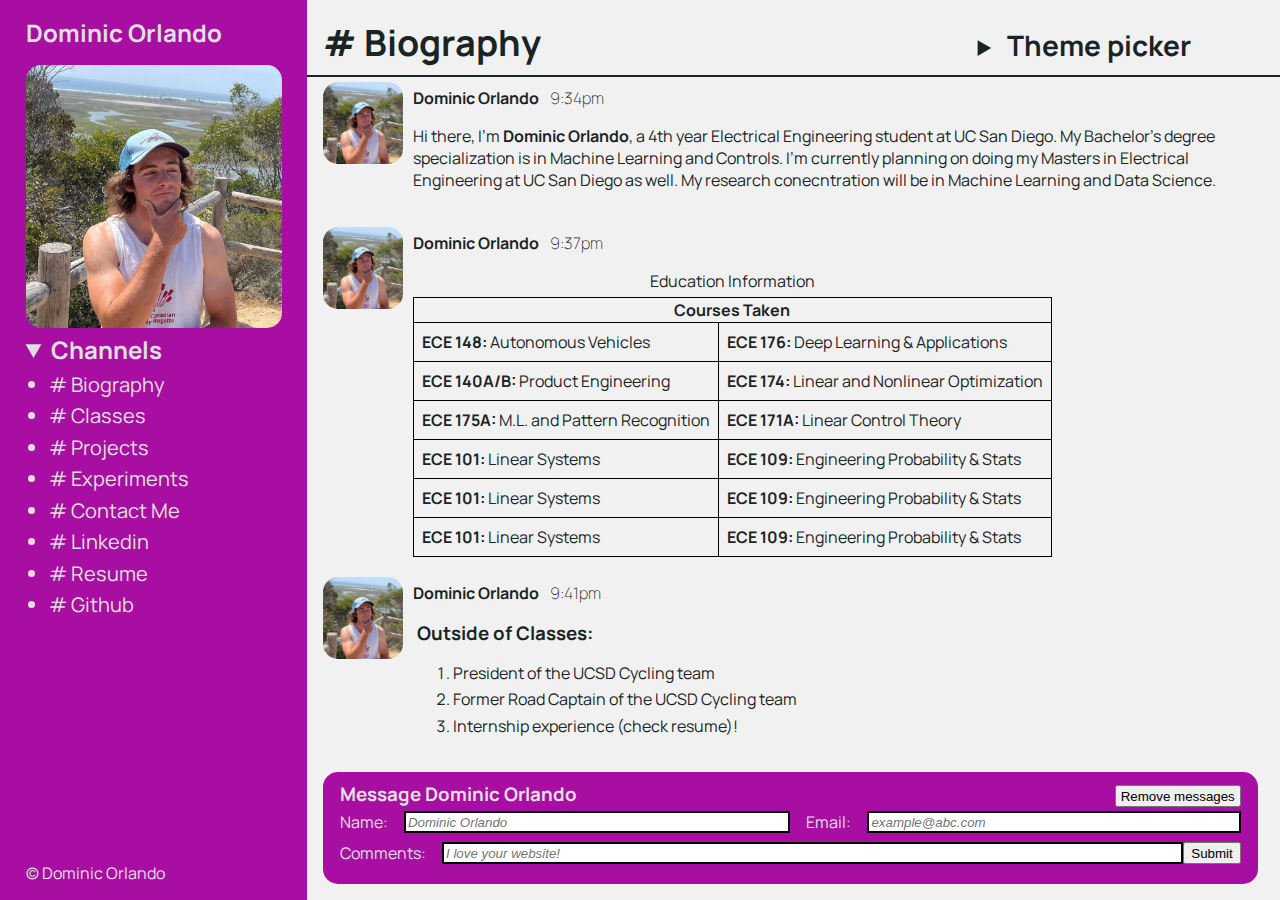
<file: index.html>
<!DOCTYPE html>
<html lang="en-US">
    <head>
        <title>Dominic Orlando</title>
        <meta charset="utf-8">
        <meta name="viewport" content="width=device-width, initial-scale=1">
        
        <!-- Google SEO Meta Tags -->
        <meta name="description" content="Author: Dominic Orlando, Illustrator: Dominic Orlando, Category: Website">
        <meta name="google-site-verification" content="+nxGUDJ4QpAZ5l9Bsjdi102tLVC21AIh5d1Nl23908vVuFHs34=">

        <!-- Use https:// except for images and css since I don't know how to do it for images or how to add
        a hash for css defined in style tag and not in external stylesheet-->
        <meta http-equiv="content-security-policy" 
            content="default-src https:; 
                     img-src http:; 
                     style-src 'self' 'unsafe-inline'; 
                     font-src http:;
                     script-src 'self' 'unsafe-inline';
                     connect-src 'self' https:;
                     media-src http:;">

        <!-- Facebook SEO Meta Tags Sample -->
        <meta property="og:url" content="index.html">
        <meta property="og:type" content="article">
        <meta property="og:title" content="Dominic Orlando">
        <meta property="og:description" content="Portfolio Website">
        
        <meta name="robots" content="noindex nofollow">
        <link rel="icon" type="image/x-icon" href="assets/favicon.ico">
        <link rel="stylesheet" href="css/index.css" media="screen">
        <link rel="stylesheet" href="css/print.css" media="print">

        <script src="js/message-add.js"></script>
        
        <style>
            @font-face {
                font-family: manrope;
                src: url(assets/fonts/Manrope-VariableFont_wght.ttf);
            }

            body {
                font-family: manrope, sans-serif;
            }
        </style>
    </head>
    <body>
        <div>
            <header>
                <section id="introduction">
                    <h1>Dominic Orlando</h1>
                    <picture title="Dominic Orlando">
                        <source srcset="assets/IMG_3740_cropped.webp 250w" type="image/webp" sizes="(max-width: 600px) 200px, 300px">
                        <img alt="Picture of Dominic Orlando" src="assets/IMG_3740_cropped.jpg" height="250" id="bio-picture">
                    </picture>
                </section>
                <section id="navigation">
                    <details open>
                        <summary><h2>Channels</h2></summary>
                        <nav>
                            <ul>
                                <li><a href="index.html"># Biography</a></li>
                                <li><a href="#classes"># Classes</a></li>
                                <li><a href="projects.html"># Projects</a></li>
                                <li><a href="experiments.html"># Experiments</a></li>
                                <li><a href="contact-me.html"># Contact Me</a></li>
                                <li><a href="https://www.linkedin.com/in/dominic-orlando-/" target="_blank"># Linkedin</a></li>
                                <li><a href="/assets/Resume.pdf" target="_blank"># Resume</a></li>
                                <li><a href="https://github.com/dom500d" target="_blank"># Github</a></li>
                            </ul>
                        </nav>
                    </details>
                </section>
            </header>
            <footer>
                <p id="copyright">&copy; <a href="mailto:dorlando@ucsd.edu">Dominic Orlando</a></p>
            </footer>
        </div>
        <main>
            <section id="bio-section" aria-labelledby="page-header">
                <!-- Using an article below looks like i can't use the h2 to label the section. This is why I decided to use a div here.
                I could use a section but I feel like again I then can't use the heading to label the over-arching section here. -->
                <div id="nav-holder">
                    <details class="disabled">
                        <summary>
                            <h2 id="page-header"> # Biography </h2>
                        </summary>
                        <nav>
                            <ul>
                                <li><a href="index.html"># Biography</a></li>
                                <li><a href="index.html#classes"># Classes</a></li>
                                <li><a href="projects.html"># Projects</a></li>
                                <li><a href="experiments.html"># Experiments</a></li>
                                <li><a href="https://www.linkedin.com/in/dominic-orlando-/" target="_blank"># Linkedin</a></li>
                                <li><a href="/assets/Resume.pdf" target="_blank"># Resume</a></li>
                                <li><a href="https://github.com/dom500d" target="_blank"># Github</a></li>
                            </ul>
                        </nav>
                    </details>
                    <details id="theme-picker">
                        <summary>
                            <h3>Theme picker</h3>
                        </summary>
                        <p>Unfortunately JavaScript needs to be enabled for this to work :/</p>
                    </details>
<!--                     
                    <label for="mode-switch">Color Mode Toggle: <input type="checkbox" id="mode-switch"></label> -->
                </div>
                <hr>
                <article id="message-wrapper" aria-labelledby="messages-from-dominic">
                    <h3 class="visually-hidden" id="messages-from-dominic">Messages from Dominic</h3>
                    <div class="message">
                        <picture title="Dominic Orlando">
                            <source srcset="assets/IMG_3740_cropped.webp 250w" type="image/webp" sizes="(max-width: 600px) 200px, 300px">
                            <img alt="Picture of Dominic Orlando" src="assets/IMG_3740_cropped.jpg" height="250" class="message-pic">
                        </picture>
                        <div class="message-content-holder">
                            <p class="message-sender">Dominic Orlando <time datetime="2023-10-31 21:34:03">9:34pm</time></p>
                            <p class="message-content">
                                Hi there, I'm <strong>Dominic Orlando</strong>, a 4th year Electrical Engineering student at UC San Diego. My Bachelor's degree specialization is in
                                Machine Learning and Controls. I'm currently planning on doing my Masters in Electrical Engineering at UC San Diego as well. My research conecntration 
                                will be in Machine Learning and Data Science.
                            </p>
                        </div>
                    </div>
                    <div class="message">
                        <picture title="Dominic Orlando">
                            <source srcset="assets/IMG_3740_cropped.webp 250w" type="image/webp" sizes="(max-width: 600px) 200px, 300px">
                            <img alt="Picture of Dominic Orlando" src="assets/IMG_3740_cropped.jpg" height="250" class="message-pic">
                        </picture>
                        <div class="message-content-holder">
                            <p class="message-sender">Dominic Orlando <time datetime="2023-10-31 21:37:03">9:37pm</time></p>
                            <table id="classes" class="message-content">
                                <caption>
                                    Education Information
                                </caption>
                                <colgroup>
                                    <col span="1" class="left-side">
                                    <col span="1" class="right-side">
                                </colgroup>
                                <thead>
                                    <tr>
                                        <th colspan="2">Courses Taken</th>
                                    </tr>
                                </thead>
                                <tbody>
                                    <tr>
                                        <td>
                                            <a href="https://catalog.ucsd.edu/courses/ECE.html#ece148" target="_blank">
                                                <p class="bio-classes-link-p"><strong>ECE 148:</strong> Autonomous Vehicles</p>
                                            </a>
                                        </td>
                                        <td>
                                            <a href="https://catalog.ucsd.edu/courses/ECE.html#ece176" target="_blank">
                                                <p class="bio-classes-link-p"><strong>ECE 176:</strong> Deep Learning & Applications</p>
                                            </a>
                                        </td>
                                    </tr>
                                    <tr>
                                        <td>
                                            <a href="https://catalog.ucsd.edu/courses/ECE.html#ece176" target="_blank">
                                                <p class="bio-classes-link-p"><strong>ECE 140A/B:</strong> Product Engineering</p>
                                            </a>
                                        </td>
                                        <td>
                                            <a href="https://catalog.ucsd.edu/courses/ECE.html#ece174" target="_blank">
                                                <p class="bio-classes-link-p"><strong>ECE 174:</strong> Linear and Nonlinear Optimization</p>
                                            </a>
                                        </td>
                                    </tr>
                                    <tr>
                                        <td>
                                            <a href="https://catalog.ucsd.edu/courses/ECE.html#ece175a" target="_blank">
                                                <p class="bio-classes-link-p"><strong>ECE 175A:</strong> M.L. and Pattern Recognition</p>
                                            </a>
                                        </td>
                                        <td>
                                            <a href="https://catalog.ucsd.edu/courses/ECE.html#ece171a" target="_blank">
                                                <p class="bio-classes-link-p"><strong>ECE 171A:</strong> Linear Control Theory</p>
                                            </a>
                                        </td>
                                    </tr>
                                    <tr>
                                        <td>
                                            <a href="https://catalog.ucsd.edu/courses/ECE.html#ece101" target="_blank">
                                                <p class="bio-classes-link-p"><strong>ECE 101:</strong> Linear Systems</p>
                                            </a>
                                        </td>
                                        <td>
                                            <a href="https://catalog.ucsd.edu/courses/ECE.html#ece109" target="_blank">
                                                <p class="bio-classes-link-p"><strong>ECE 109:</strong> Engineering Probability & Stats</p>
                                            </a>
                                        </td>
                                    </tr>
                                    <tr>
                                        <td>
                                            <a href="https://catalog.ucsd.edu/courses/ECE.html#ece101" target="_blank">
                                                <p class="bio-classes-link-p"><strong>ECE 101:</strong> Linear Systems</p>
                                            </a>
                                        </td>
                                        <td>
                                            <a href="https://catalog.ucsd.edu/courses/ECE.html#ece109" target="_blank">
                                                <p class="bio-classes-link-p"><strong>ECE 109:</strong> Engineering Probability & Stats</p>
                                            </a>
                                        </td>
                                    </tr>
                                    <tr>
                                        <td>
                                            <a href="https://catalog.ucsd.edu/courses/ECE.html#ece101" target="_blank">
                                                <p class="bio-classes-link-p"><strong>ECE 101:</strong> Linear Systems</p>
                                            </a>
                                        </td>
                                        <td>
                                            <a href="https://catalog.ucsd.edu/courses/ECE.html#ece109" target="_blank">
                                                <p class="bio-classes-link-p"><strong>ECE 109:</strong> Engineering Probability & Stats</p>
                                            </a>
                                        </td>
                                    </tr>
                                </tbody>
                            </table>
                        </div>
                    </div>
                    <div class="message">
                        <picture title="Dominic Orlando">
                            <source srcset="assets/IMG_3740_cropped.webp 250w" type="image/webp" sizes="(max-width: 600px) 200px, 300px">
                            <img alt="Picture of Dominic Orlando" src="assets/IMG_3740_cropped.jpg" height="250" class="message-pic">
                        </picture>
                        <div class="message-content-holder">
                            <p class="message-sender">Dominic Orlando <time datetime="2023-10-31 21:41:03">9:41pm</time></p>
                            <aside class="message-content">
                                <h3>Outside of Classes: </h3>
                                <ol>
                                    <li>President of the UCSD Cycling team</li>
                                    <li>Former Road Captain of the UCSD Cycling team</li>
                                    <li>Internship experience (check resume)!</li>
                                </ol>
                            </aside>
                        </div>
                    </div>
                    <div class="message">
                        <picture title="Dominic Orlando">
                            <source srcset="assets/IMG_3740_cropped.webp 250w" type="image/webp" sizes="(max-width: 600px) 200px, 300px">
                            <img alt="Picture of Dominic Orlando" src="assets/IMG_3740_cropped.jpg" height="250" class="message-pic">
                        </picture>
                        <div class="message-content-holder">
                            <p class="message-sender">Dominic Orlando <time datetime="2023-10-31 21:45:03">9:45pm</time></p>
                            <p class="message-content">
                                Hi there, I'm <strong>Dominic Orlando</strong>, a 4th year Electrical Engineering student at UC San Diego. My Bachelor's degree specialization is in
                                Machine Learning and Controls. I'm currently planning on doing my Masters in Electrical Engineering at UC San Diego as well. My research conecntration 
                                will be in Machine Learning and Data Science.
                            </p>
                        </div>
                    </div>  
                    <div class="message">
                        <picture title="Dominic Orlando">
                            <source srcset="assets/IMG_3740_cropped.webp 250w" type="image/webp" sizes="(max-width: 600px) 200px, 300px">
                            <img alt="Picture of Dominic Orlando" src="assets/IMG_3740_cropped.jpg" height="250" class="message-pic">
                        </picture>
                        <div class="message-content-holder">
                            <p class="message-sender">Dominic Orlando <time datetime="2023-10-31 21:45:03">9:45pm</time></p>
                            <p class="message-content">
                                <a href="https://jigsaw.w3.org/css-validator/check/referer" target="_blank">
                                    <img style="border:0;width:88px;height:31px;border-radius:0" 
                                        src="assets/funny-w3c-css-validation.gif"
                                        alt="Valid CSS!">
                                </a>
                            </p>
                        </div>
                    </div>
                </article>
                <section id="contact-me" aria-labelledby="contact-header">
                    <form action="https://httpbin.org/get" method="get" id="contact-form">
                        <div id="form-header">
                            <h3 id="contact-header">Message Dominic Orlando</h3>
                            <button id="remove-messages" type="button">Remove messages</button>
                        </div>
                        <div id="form-name-email">
                            <div class="form-name-email-wrapper">
                                <label id="contact-form-name-label" for="contact-form-name" title="Your name">Name: </label>
                                <input id="contact-form-name" name="name" type="text" required title="Your name" placeholder="Dominic Orlando">
                                <output name="name-error"></output>
                                <output name="name-info"></output>
                            </div>
                            <div class="form-name-email-wrapper">
                                <label id="contact-form-email-label" for="contact-form-email" title="Your email">Email: </label>
                                <input id="contact-form-email" name="email" type="email" required title="Your email" placeholder="example@abc.com">
                                <output name="email-error"></output>
                                <output name="email-info"></output>
                            </div>
                        </div>
                        <div id="form-message">
                            <label for="contact-form-comments" title="Your comments">Comments: </label>
                            <input id="contact-form-comments" name="comments" type="text" required title="Your comments" placeholder="I love your website!">
                            <output name="comments-error"></output>
                            <output name="comments-info"></output>
                            <button type="submit" id="submit">Submit</button>
                            <input name="possible_bot" type="text" value="true" hidden>
                        </div>
                    </form>
                </section> 
            </section>
        </main>
        <template>
            <div class="message">
                <picture>
                    <source srcset="assets/no-picture.png">
                    <img src="assets/no-picture.png" class="message-pic">
                </picture>
                <div class="message-content-holder">
                    <p class="message-sender"><time datetime="2023-10-31 21:34:03"></time></p>
                    <p class="message-content">
                    </p>
                </div>
            </div>
        </template>
    </body>
</html>
</file>
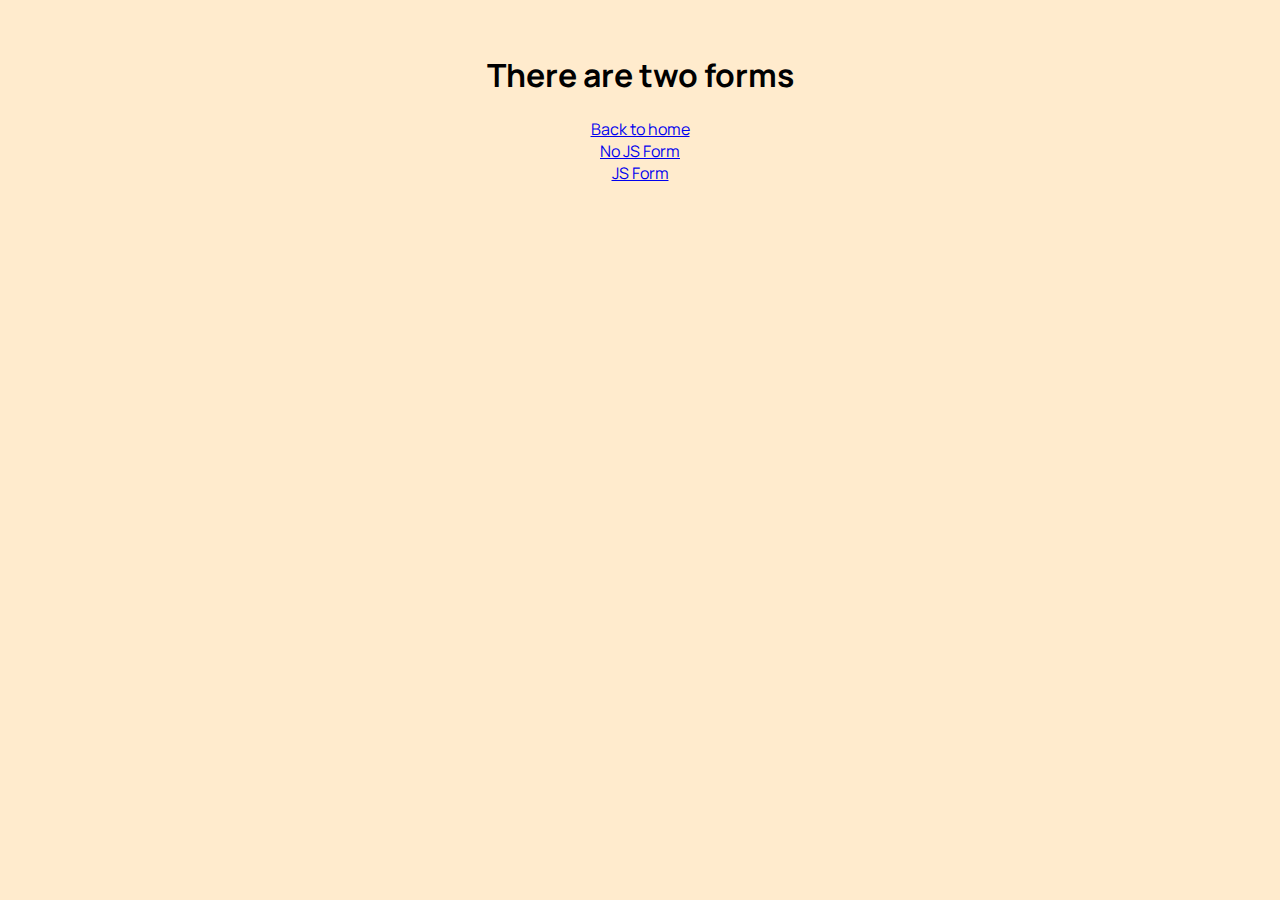
<file: contact-me.html>
<!DOCTYPE html>
<html lang="en-US">
    <head>
        <title>Dominic Orlando</title>
        <meta charset="utf-8">
        <meta name="viewport" content="width=device-width, initial-scale=1">
        
        <!-- Google SEO Meta Tags -->
        <meta name="description" content="Author: Dominic Orlando, Illustrator: Dominic Orlando, Category: Website">
        <meta name="google-site-verification" content="+nxGUDJ4QpAZ5l9Bsjdi102tLVC21AIh5d1Nl23908vVuFHs34=">

        <!-- Use https:// except for images and css since I don't know how to do it for images or how to add
        a hash for css defined in style tag and not in external stylesheet-->
        <meta http-equiv="content-security-policy" 
            content="default-src https:; 
                     img-src http:; 
                     style-src 'self' 'unsafe-inline'; 
                     font-src http:;
                     script-src 'self' 'unsafe-inline';
                     connect-src 'self' https:;
                     media-src http:;">

        <!-- Facebook SEO Meta Tags Sample -->
        <meta property="og:url" content="index.html">
        <meta property="og:type" content="article">
        <meta property="og:title" content="Dominic Orlando">
        <meta property="og:description" content="Portfolio Website">
        
        <meta name="robots" content="noindex nofollow">
        <link rel="icon" type="image/x-icon" href="assests/favicon.ico">
    
        <style>
            @keyframes flash {
                50% {background: red;}
                100% {background: white;}
            }

            @keyframes fade {
                0%, 100% {opacity: 0;}
                50% {opacity: 1;}
            }

            @font-face {
                font-family: manrope;
                src: url(assests/fonts/Manrope-VariableFont_wght.ttf);
            }

            body {
                font-family: manrope, sans-serif;
                display: flex;
                flex-direction: column;
                align-items: center;
                background-color: blanchedalmond;
            }

            form {
                display: flex;
                flex-direction: column;
                margin: 5dvh 25dvw;
                background-color: beige;
                padding: 1em;
            }

            h1 {
                margin-top: 5vh;
            }
            
            input, textarea {
                border: 2px black solid;
                &:user-invalid {
                    border: 2px red solid;
                }

                &:user-valid {
                    border: 2px green solid;
                }

                &:placeholder-shown {
                    font-style: italic;
                }

                &:out-of-range {
                    background-color: orange;
                }
            }

            textarea {
                width: 20dvw;
            }

            .invalid {
                animation-name: flash;
                animation-duration: 0.3s;
                border: 2px red solid;
            }

            .error-message {
                animation: fade 2s cubic-bezier(0.000, 0.957, 0.250, 1.000);
            }

        </style>
    </head>
    <body>
        <h1>There are two forms</h1>
        <a href="/index.html">Back to home</a>
        <a href="/form-no-js.html">No JS Form</a>
        <a href="/form-js.html">JS Form</a>
    </body>
</html>
</file>
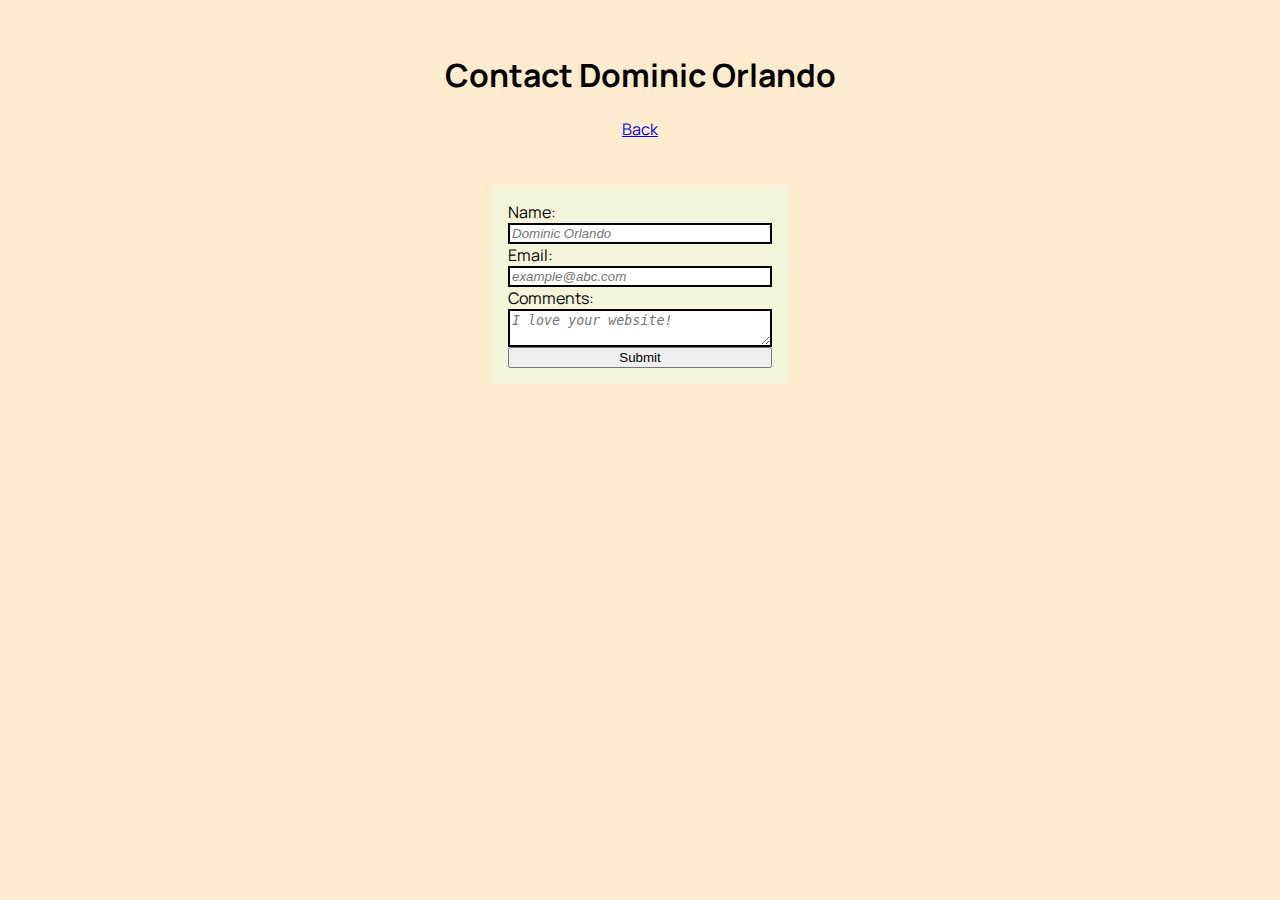
<file: form-js.html>
<!DOCTYPE html>
<html lang="en-US">
    <head>
        <title>Dominic Orlando</title>
        <meta charset="utf-8">
        <meta name="viewport" content="width=device-width, initial-scale=1">
        
        <!-- Google SEO Meta Tags -->
        <meta name="description" content="Author: Dominic Orlando, Illustrator: Dominic Orlando, Category: Website">
        <meta name="google-site-verification" content="+nxGUDJ4QpAZ5l9Bsjdi102tLVC21AIh5d1Nl23908vVuFHs34=">

        <!-- Use https:// except for images and css since I don't know how to do it for images or how to add
        a hash for css defined in style tag and not in external stylesheet-->
        <meta http-equiv="content-security-policy" 
            content="default-src https:; 
                     img-src http:; 
                     style-src 'self' 'unsafe-inline'; 
                     font-src http:;
                     script-src 'self' 'unsafe-inline';
                     connect-src 'self' https:;
                     media-src http:;">

        <!-- Facebook SEO Meta Tags Sample -->
        <meta property="og:url" content="index.html">
        <meta property="og:type" content="article">
        <meta property="og:title" content="Dominic Orlando">
        <meta property="og:description" content="Portfolio Website">
        
        <meta name="robots" content="noindex nofollow">
        <link rel="icon" type="image/x-icon" href="assets/favicon.ico">
    
        <style>
            @keyframes flash {
                50% {background: red;}
                100% {background: white;}
            }

            @keyframes fade {
                0%, 100% {opacity: 0;}
                50% {opacity: 1;}
            }

            @font-face {
                font-family: manrope;
                src: url(assets/fonts/Manrope-VariableFont_wght.ttf);
            }

            body {
                font-family: manrope, sans-serif;
                display: flex;
                flex-direction: column;
                align-items: center;
                background-color: blanchedalmond;
            }

            form {
                display: flex;
                flex-direction: column;
                margin: 5dvh 25dvw;
                background-color: beige;
                padding: 1em;
            }

            h1 {
                margin-top: 5vh;
            }
            
            input, textarea {
                border: 2px black solid;
                &:user-invalid {
                    border: 2px red solid;
                }

                &:user-valid {
                    border: 2px green solid;
                }

                &:placeholder-shown {
                    font-style: italic;
                }

                &:out-of-range {
                    background-color: orange;
                }
            }

            textarea {
                width: 20dvw;
            }

            .invalid {
                animation-name: flash;
                animation-duration: 0.3s;
                border: 2px red solid;
            }

            .error-message {
                animation: fade 2s cubic-bezier(0.000, 0.957, 0.250, 1.000);
            }

        </style>
        <script src="js/form-validator.js"></script>
    </head>
    <body>
        <h1>Contact Dominic Orlando</h1>
        <a href="/contact-me.html">Back</a>
        <form action="https://httpbin.org/post" method="post" id="contact-form">
            <label id="contact-form-name-label" for="contact-form-name" title="Your name">Name: </label>
            <input id="contact-form-name" name="name" type="text" required title="Allowed: a-z, A-Z, -" placeholder="Dominic Orlando" pattern="[a-zA-Z\- ]*">
            <output name="name-error"></output>
            <output name="name-info"></output>

            <label id="contact-form-email-label" for="contact-form-email" title="Your email">Email: </label>
            <input id="contact-form-email" name="email" type="email" required title="Your email" placeholder="example@abc.com">
            <output name="email-error"></output>
            <output name="email-info"></output>

            <label for="contact-form-comments" title="Your comments">Comments: </label>
            <textarea id="contact-form-comments" name="comments" type="text" required title="Allowed: a-z, A-Z, &, !, ., 0-9" placeholder="I love your website!" maxlength="100" pattern="[a-zA-Z\- .!?\n,]*"></textarea>
            <output name="comments-error"></output>
            <output name="comments-info"></output>

            <button type="submit" id="submit">Submit</button>
            <input name="possible-bot" type="text" value="true" hidden>
            <input name="form-errors" type="text" hidden>
        </form>
    </body>
</html>
</file>
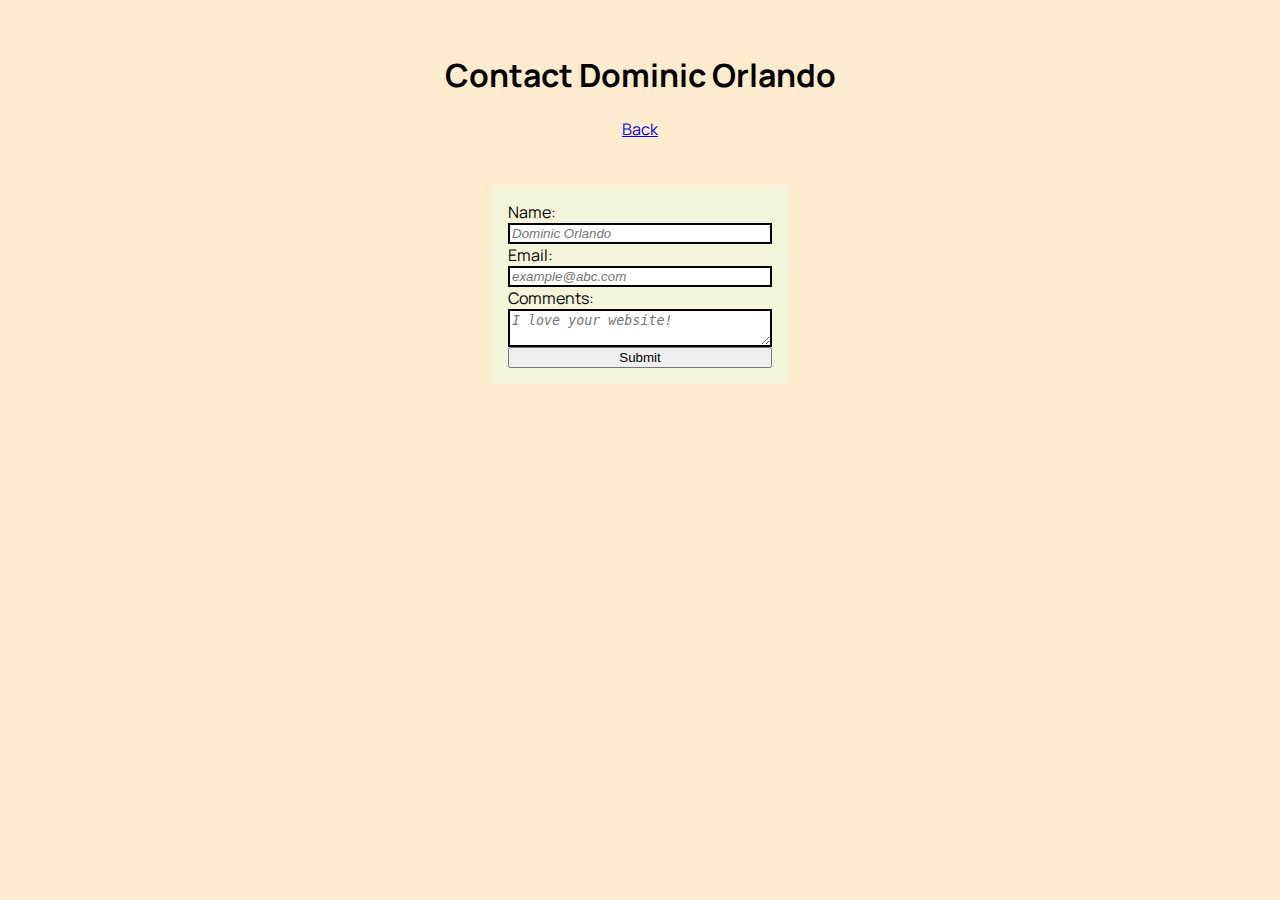
<file: form-no-js.html>
<!DOCTYPE html>
<html lang="en-US">
    <head>
        <title>Dominic Orlando</title>
        <meta charset="utf-8">
        <meta name="viewport" content="width=device-width, initial-scale=1">
        
        <!-- Google SEO Meta Tags -->
        <meta name="description" content="Author: Dominic Orlando, Illustrator: Dominic Orlando, Category: Website">
        <meta name="google-site-verification" content="+nxGUDJ4QpAZ5l9Bsjdi102tLVC21AIh5d1Nl23908vVuFHs34=">

        <!-- Use https:// except for images and css since I don't know how to do it for images or how to add
        a hash for css defined in style tag and not in external stylesheet-->
        <meta http-equiv="content-security-policy" 
            content="default-src https:; 
                     img-src http:; 
                     style-src 'self' 'unsafe-inline'; 
                     font-src http:;
                     script-src 'self' 'unsafe-inline';
                     connect-src 'self' https:;
                     media-src http:;">

        <!-- Facebook SEO Meta Tags Sample -->
        <meta property="og:url" content="index.html">
        <meta property="og:type" content="article">
        <meta property="og:title" content="Dominic Orlando">
        <meta property="og:description" content="Portfolio Website">
        
        <meta name="robots" content="noindex nofollow">
        <link rel="icon" type="image/x-icon" href="assets/favicon.ico">
    
        <style>
            @keyframes flash {
                50% {background: red;}
                100% {background: white;}
            }

            @keyframes fade {
                0%, 100% {opacity: 0;}
                50% {opacity: 1;}
            }

            @font-face {
                font-family: manrope;
                src: url(assests/fonts/Manrope-VariableFont_wght.ttf);
            }

            body {
                font-family: manrope, sans-serif;
                display: flex;
                flex-direction: column;
                align-items: center;
                background-color: blanchedalmond;
            }

            form {
                display: flex;
                flex-direction: column;
                margin: 5dvh 25dvw;
                background-color: beige;
                padding: 1em;
            }

            h1 {
                margin-top: 5vh;
            }
            
            input, textarea {
                border: 2px black solid;
                &:user-invalid {
                    border: 2px red solid;
                }

                &:user-valid {
                    border: 2px green solid;
                }

                &:placeholder-shown {
                    font-style: italic;
                }

                &:out-of-range {
                    background-color: orange;
                }
            }

            textarea {
                width: 20dvw;
            }

            .invalid {
                animation-name: flash;
                animation-duration: 0.3s;
                border: 2px red solid;
            }

            .error-message {
                animation: fade 2s cubic-bezier(0.000, 0.957, 0.250, 1.000);
            }

        </style>
    </head>
    <body>
        <h1>Contact Dominic Orlando</h1>
        <a href="/contact-me.html">Back</a>
        <form action="https://httpbin.org/post" method="post" id="contact-form">
            <label id="contact-form-name-label" for="contact-form-name" title="Your name">Name: </label>
            <input id="contact-form-name" name="name" type="text" required title="Allowed: a-z, A-Z, -" placeholder="Dominic Orlando" pattern="[a-zA-Z\- ]*">
            <output name="name-error"></output>
            <output name="name-info"></output>

            <label id="contact-form-email-label" for="contact-form-email" title="Your email">Email: </label>
            <input id="contact-form-email" name="email" type="email" required title="Your email" placeholder="example@abc.com">
            <output name="email-error"></output>
            <output name="email-info"></output>

            <label for="contact-form-comments" title="Your comments">Comments: </label>
            <textarea id="contact-form-comments" name="comments" type="text" required title="Allowed: a-z, A-Z, &, !, ., 0-9" placeholder="I love your website!" maxlength="100" pattern="[a-zA-Z\- .!?\n,]*"></textarea>
            <output name="comments-error"></output>
            <output name="comments-info"></output>

            <button type="submit" id="submit">Submit</button>
            <input name="possible-bot" type="text" value="true" hidden>
            <input name="form-errors" type="text" hidden>
        </form>
    </body>
</html>
</file>
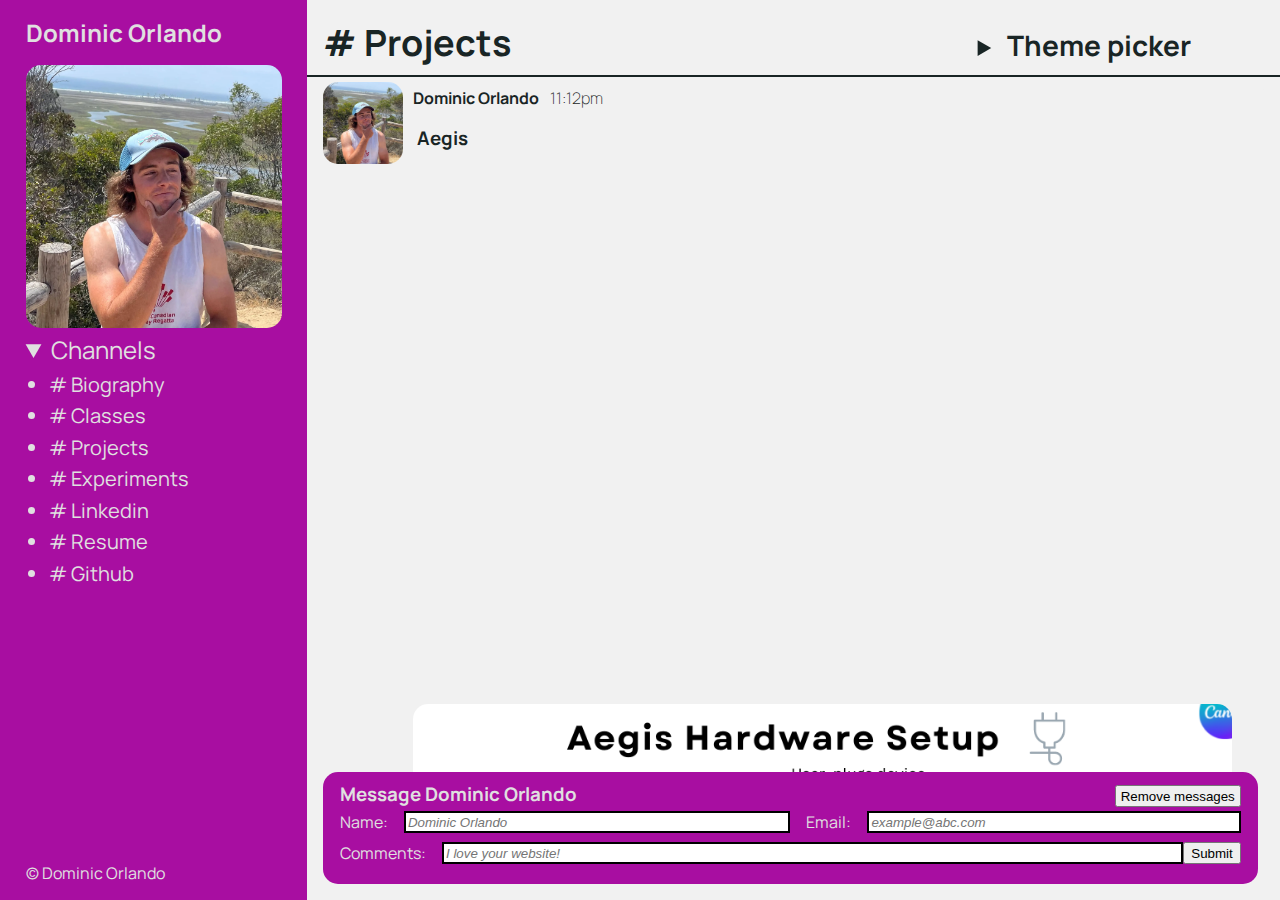
<file: projects.html>
<!DOCTYPE html>
<html lang="en">
    <head>
        <title>Dominic Orlando</title>
        <meta charset="utf-8">
        <meta name="viewport" content="width=device-width, initial-scale=1">
        
        <!-- Google SEO Meta Tags -->
        <meta name="description" content="Author: Dominic Orlando, Illustrator: Dominic Orlando, Category: Website">
        <meta name="google-site-verification" content="+nxGUDJ4QpAZ5l9Bsjdi102tLVC21AIh5d1Nl23908vVuFHs34=">

        <!-- Use https:// except for images and css since I don't know how to do it for images or how to add
        a hash for css defined in style tag and not in external stylesheet-->
        <meta http-equiv="content-security-policy" 
            content="default-src https:; 
                     img-src http:; 
                     style-src 'self' 'unsafe-inline'; 
                     font-src http:;
                     script-src 'self' 'unsafe-inline';
                     connect-src 'self';
                     media-src http:;">

        <!-- Facebook SEO Meta Tags Sample -->
        <meta property="og:url" content="index.html">
        <meta property="og:type" content="article">
        <meta property="og:title" content="Dominic Orlando">
        <meta property="og:description" content="Portfolio Website">
        
        <meta name="robots" content="noindex nofollow">
        <link rel="icon" type="image/x-icon" href="assets/favicon.ico">
        <link rel="stylesheet" href="css/index.css" media="screen">
        <link rel="stylesheet" href="css/print.css" media="print">

        <script src="js/message-add.js"></script>
        
        <style>
            /* Testing out certain styles! */
            @font-face {
                font-family: manrope;
                src: url(assets/fonts/Manrope-VariableFont_wght.ttf);
            }

            body {
                font-family: manrope, sans-serif;
            }
          
        </style>
    </head>
    <body>
        <div>
            <header>
                <div id="introduction">
                    <h1>Dominic Orlando</h1>
                    <picture title="Dominic Orlando">
                        <source srcset="assets/IMG_3740_cropped.webp 250w" type="image/webp" sizes="(max-width: 600px) 200px, 300px">
                        <img alt="Picture of Dominic Orlando" src="assets/IMG_3740_cropped.jpg" height="250" id="bio-picture">
                    </picture>
                </div>
                <div id="navigation">
                    <details open>
                        <summary>Channels</summary>
                        <nav>
                            <ul>
                                <li><a href="index.html"># Biography</a></li>
                                <li><a href="index.html#classes"># Classes</a></li>
                                <li><a href="projects.html"># Projects</a></li>
                                <li><a href="experiments.html"># Experiments</a></li>
                                <li><a href="https://www.linkedin.com/in/dominic-orlando-/" target="_blank"># Linkedin</a></li>
                                <li><a href="/assets/Resume.pdf" target="_blank"># Resume</a></li>
                                <li><a href="https://github.com/dom500d" target="_blank"># Github</a></li>
                            </ul>
                        </nav>
                    </details>
                </div>
            </header>
            <footer>
                <p id="copyright">&copy; <a href="mailto:dorlando@ucsd.edu">Dominic Orlando</a></p>
            </footer>
        </div>
        <main id="right-side">
            <section id="bio-section" aria-labelledby="page-header">
                <!-- Using an article below looks like i can't use the h2 to label the section. This is why I decided to use a div here.
                I could use a section but I feel like again I then can't use the heading to label the over-arching section here. -->
                <div id="nav-holder">
                    <details class="disabled">
                        <summary tabindex="-1">
                            <h2 id="page-header"> # Projects </h2>
                        </summary>
                        <nav>
                            <ul>
                                <li><a href="index.html"># Biography</a></li>
                                <li><a href="index.html#classes"># Classes</a></li>
                                <li><a href="projects.html"># Projects</a></li>
                                <li><a href="experiments.html"># Experiments</a></li>
                                <li><a href="https://www.linkedin.com/in/dominic-orlando-/" target="_blank"># Linkedin</a></li>
                                <li><a href="/assets/Resume.pdf" target="_blank"># Resume</a></li>
                                <li><a href="https://github.com/dom500d" target="_blank"># Github</a></li>
                            </ul>
                        </nav>
                    </details>
                    <details id="theme-picker">
                        <summary>
                            <h3>Theme picker</h3>
                        </summary>
                        <p>Unfortunately JavaScript needs to be enabled for this to work :/</p>
                    </details>
                </div>
                <hr>
                <article id="message-wrapper" aria-labelledby="messages-from-dominic">
                    <h3 class="visually-hidden" id="messages-from-dominic">Messages from Dominic</h3>
                    <div class="message">
                        <picture title="Dominic Orlando">
                            <source srcset="assets/IMG_3740_cropped.webp 250w" type="image/webp" sizes="(max-width: 600px) 200px, 300px">
                            <img alt="Picture of Dominic Orlando" src="assets/IMG_3740_cropped.jpg" height="250" class="message-pic">
                        </picture>
                        <div class="message-content-holder">
                            <p class="message-sender">Dominic Orlando <time datetime="2023-10-31 23:12:52">11:12pm</time></p>
                            <article class="message-content" aria-labelledby="aegis">
                                <h3 class="project-heading" id="aegis">Aegis</h3>
                                <iframe 
                                    width="560" 
                                    height="315" 
                                    src="https://www.youtube.com/embed/niIIZu8sXBk?si=FEQf9YUhk7LXYjef" 
                                    title="YouTube video player" 
                                    allowfullscreen>
                                </iframe>
                                <figure>
                                    <img src="assets/aegis-hardware.png" width="300" data-info="picture">
                                    <figcaption>Hardware Setup for Aegis</figcaption>
                                </figure>
                            </article>
                        </div>
                    </div>
                    <div class="message">
                        <picture title="Dominic Orlando">
                            <source srcset="assets/IMG_3740_cropped.webp 250w" type="image/webp" sizes="(max-width: 600px) 200px, 300px">
                            <img alt="Picture of Dominic Orlando" src="assets/IMG_3740_cropped.jpg" height="250" class="message-pic">
                        </picture>
                        <div class="message-content-holder">
                            <p class="message-sender">Dominic Orlando <time datetime="2023-10-31 23:23:47">11:23pm</time></p>
                            <article class="message-content" aria-labelledby="project-cars">
                                <h3 class="project-heading" id="project-cars">Project Cars</h3>
                                <p class="project-info-description">
                                    This is my first project car, my 2002 BMW e46 325ci. 
                                    This car started off its 
                                    life as an automatic, but didn't stay
                                    that way for long once I got the car. 
                                </p>
                                <iframe 
                                    width="560" 
                                    height="315" 
                                    src="https://www.youtube.com/embed/rlOBfDDA1Ss?si=wedM7xbSyJlAEPog" 
                                    title="YouTube video player" 
                                    allowfullscreen>
                                </iframe>
                                <ul>
                                    <li>Manual swapped with a 5-speed from an e46
                                        <ul>
                                            <li>Lightened flywheel</li>
                                            <li>Stronger clutch and pressure plate</li>
                                        </ul>
                                    </li>
                                    <li>Custom exhaust header and downpipe</li>
                                    <li>GT35-clone turbocharger</li>
                                    <li>Electronic boost control</li>
                                    <li>Wideband O2 sensor</li>
                                    <li>Custom MS43 (ECU) tuning</li>
                                    <li>MAF from an Audi RS4</li>
                                    <li>M50 manifold conversion</li>
                                    <li>Freshly built engine
                                        <ul>
                                            <li>3.0L assembly</li>
                                            <li>New gaskets with a thicker headgasket with cutting rings</li>
                                        </ul>
                                    </li>
                                    <li>Welded differential for drifting (3.46 ratio)</li>
                                </ul>
                            </article>
                        </div>
                    </div>
                    <div class="message">
                        <picture title="Dominic Orlando">
                            <source srcset="assets/IMG_3740_cropped.webp 250w" type="image/webp" sizes="(max-width: 600px) 200px, 300px">
                            <img alt="Picture of Dominic Orlando" src="assets/IMG_3740_cropped.jpg" height="250" class="message-pic">
                        </picture>
                        <div class="message-content-holder">
                            <p class="message-sender">Dominic Orlando <time datetime="2023-10-31 23:34:15">11:34pm</time></p>
                            <article class="message-content" aria-labelledby="prosthetech">
                                <h3 class="project-heading" id="prosthetech">ProstheTech (HARD Hack)</h3>
                                <a href="https://github.com/ymorsi7/ProstheTech" target="_blank">
                                    <picture>
                                        <source srcset="assets/hard-hack-edited.webp 300w" type="image/webp" sizes="(max-width: 600px) 200px, 300px">
                                        <img    
                                            src="assets/hard-hack-edited.jpg" 
                                            alt="Dominic Orlando with his team after being overall runnerup at HARD Hack 2023, a UCSD student run Hackathon." 
                                            width="250"
                                            data-info="picture">
                                    </picture>
                                </a>
                            </article>
                        </div>
                    </div>
                    <div class="message">
                        <picture title="Dominic Orlando">
                            <source srcset="assets/IMG_3740_cropped.webp 250w" type="image/webp" sizes="(max-width: 600px) 200px, 300px">
                            <img alt="Picture of Dominic Orlando" src="assets/IMG_3740_cropped.jpg" height="250" class="message-pic">
                        </picture>
                        <div class="message-content-holder">
                            <p class="message-sender">Dominic Orlando <time datetime="2023-10-31 23:45:06">11:45pm</time></p>
                            <article class="message-content" aria-labelledby="website-project">
                                <h3 class="project-heading" id="website-project">Portfolio Website</h3>
                                <iframe
                                    src="https://dorlando.tech"
                                    title="Dominic Orlando's Portfolio Website at dorlando.tech"
                                    width="400"
                                    height="300"
                                    id="portfolio-website">
                                </iframe>
                            </article>
                        </div>
                    </div>
                    <div class="message">
                        <picture title="Dominic Orlando">
                            <source srcset="assets/IMG_3740_cropped.webp 250w" type="image/webp" sizes="(max-width: 600px) 200px, 300px">
                            <img alt="Picture of Dominic Orlando" src="assets/IMG_3740_cropped.jpg" height="250" class="message-pic">
                        </picture>
                        <div class="message-content-holder">
                            <p class="message-sender">Dominic Orlando <time datetime="2023-10-31 21:45:03">9:45pm</time></p>
                            <p class="message-content">
                                <a href="http://jigsaw.w3.org/css-validator/check/referer">
                                    <img style="border:0;width:88px;height:31px;border-radius:0"
                                        src="assets/funny-w3c-css-validation.gif"  
                                        alt="Valid CSS!">
                                </a>
                            </p>
                        </div>
                    </div>  
                </article>
                <section id="contact-me" aria-labelledby="contact-header">
                    <form action="https://httpbin.org/get" method="get" id="contact-form">
                        <div id="form-header">
                            <h3 id="contact-header">Message Dominic Orlando</h3>
                            <button id="remove-messages" type="button">Remove messages</button>
                        </div>
                        <div id="form-name-email">
                            <div class="form-name-email-wrapper">
                                <label id="contact-form-name-label" for="contact-form-name" title="Your name">Name: </label>
                                <input id="contact-form-name" name="name" type="text" required title="Your name" placeholder="Dominic Orlando">
                                <output name="name-error"></output>
                                <output name="name-info"></output>
                            </div>
                            <div class="form-name-email-wrapper">
                                <label id="contact-form-email-label" for="contact-form-email" title="Your email">Email: </label>
                                <input id="contact-form-email" name="email" type="email" required title="Your email" placeholder="example@abc.com">
                                <output name="email-error"></output>
                                <output name="email-info"></output>
                            </div>
                        </div>
                        <div id="form-message">
                            <label for="contact-form-comments" title="Your comments">Comments: </label>
                            <input id="contact-form-comments" name="comments" type="text" required title="Your comments" placeholder="I love your website!">
                            <output name="comments-error"></output>
                            <output name="comments-info"></output>
                            <button type="submit" id="submit">Submit</button>
                            <input name="possible_bot" type="text" value="true" hidden>
                        </div>
                    </form>
                </section> 
            </section>
        </main>
        <template>
            <div class="message">
                <picture>
                    <source>
                    <img>
                </picture>
                <div class="message-content-holder">
                    <p class="message-sender"><time datetime="2023-10-31 21:34:03"></time></p>
                    <p class="message-content">
                    </p>
                </div>
                
            </div>
        </template>
    </body>
</html>
</file>
<file: css/index.css>
@import url(vars.css);

@keyframes sweep {
    0%    {opacity: 0; margin-left: -10px}
    100%  {opacity: 1; margin-left: 0px}
}

html {
    height: -webkit-fill-avaiable;
    & body {
        width: 100vw;
        height: 100vh;
        min-height: -webkit-fill-available;
        margin: 0;
        padding: 0;
        display: flex;
        flex-direction: row;
        flex-wrap: wrap;
        color: var(--text-color);
        overflow-x: hidden;
        overflow-y: hidden;

        & > div {
            width: 24vw;
            height: 100vh;
            background-color: var(--left-color, blue);
            color: var(--left-text-color);
            --nested-color-demo: rgb(45, 215, 68);

            & > * {
                margin-left: 2vw;
                margin-right: 2vw;
            }

            & #experiment-page li {
                color: black;
                &:nth-child(1) {
                    background-color: color-mix(in srgb, var(--nested-color-demo) 0%, white);
                }

                &:nth-child(2) {
                    background-color: color-mix(in srgb, var(--nested-color-demo) 14.2%, white);
                }

                &:nth-child(3) {
                    background-color: color-mix(in srgb, var(--nested-color-demo) 28.6%, white);
                }

                &:nth-child(4) {
                    background-color: color-mix(in srgb, var(--nested-color-demo) 42.9%, white);
                }  

                &:nth-child(5) {
                    background-color: color-mix(in srgb, var(--nested-color-demo) 57.1%, white);
                }

                &:nth-child(6) {
                    background-color: color-mix(in srgb, var(--nested-color-demo) 71.4%, white);
                }

                &:nth-child(7) {
                    background-color: color-mix(in srgb, var(--nested-color-demo) 85.7%, white);
                }
            }
        }

        & main {
            flex: 1;
            height: 100vh;
            background-color: var(--right-color);
            color: var(--right-text-color);

            & h2 {
                margin-left: 1rem;
            }

            & section > article {
                height: calc(100vh - 10rem);
                display: flex;
                flex-direction: column;
                overflow-y: scroll;
                position: absolute;
                top: calc(2vh + 1vh + 0.2em + 3rem);

                & .message {
                    display: flex;
                    flex-wrap: wrap;
                    margin: 0 1rem 1rem 1rem;
                    background-color: var(--message-color);
                    border-radius: var(--border-radius);

                    &:last-child {
                        margin-bottom: 5rem;
                    }

                    & img {
                        margin-top: 0.25rem;
                        width: 5rem;
                        height: auto;
                    }

                    & div {
                        width: calc(100% - 5rem);

                        & > * {
                            margin-left: 0.6rem;
                        }

                        & .message-sender {
                            display: block;
                            margin-left: 0.6rem;
                            margin-top: 1vh;
                            font-weight: bold;
                        }
                        & article {
                            margin-top: 1vh;
                            margin-bottom: 1vh;
                        }
                    }
                }
            }
        }
    }
}

a {
    position: relative;
    text-decoration: none;
    color: inherit;
    &::after {
        content: '';
        position: absolute;
        bottom: 0;
        left: 0;
        width: 100%;
        height: 0.1em;
        background-color: var(--underline-color);
        opacity: 0;
        transition: opacity 300ms, transform 300ms;
    }

    &:hover::after {
        opacity: 1;
        transform: translate3d(0, 0.2em, 0);    
    }
}
 
footer {
    position: absolute;
    bottom: 1rem;

    & p {
        margin: 0;
    }
}

table {
    --link-color: black;
    & a::after {
        background-color: var(--link-color, rgb(95, 95, 95));
    }
}

input {
    border: 2px black solid;
    &:user-invalid {
        border: 2px red solid;
    }

    &:user-valid {
        border: 2px green solid;
    }

    &:placeholder-shown {
        font-style: italic;
    }
}

time {
    padding-left: 0.5rem;
    font-weight: 100;
}

figure {
    margin: 0;
    padding: 0;
}

h1 {
    font-size: 1.5rem;
}

iframe {
    border: none;
    width: calc(100% - 2rem);
    height: 60vh;
}

video {
    width: calc(100% - 2rem);
}

li {
    margin-top: 0.5vh;
}

hr {
    border-style: solid;
    border-color: var(--right-text-color, gray);
    border-width: 0.1em;
    margin: 0;
}

img {
    border-radius: var(--border-radius);
}

details {
    font-size: var(--nav-font-size, 1rem);

    & summary {
        
        & h2 {
            margin: 0;
            display: inline;
        }
        &:hover {
            cursor: pointer;
        }
    }

    & p {
        position: absolute;
        z-index: 1;
        background-color: grey;
        top: 2.5em;
        padding: 0.5em;
    }
}

#theme-picker {
    width: 11em;
}
#nav-holder {
    display: flex;
    justify-content: space-between;
    align-items: baseline;
    height: calc(2vh + 1vh + 3rem);

    & details {
        display: inline;
        margin-right: 3vw;

        & div {
            position:relative;
            z-index: 100;
            background-color: var(--nav-background);
            margin-top: 0.5em;
            padding: 0.25vw;

        }

        & label {
            font-size: 1rem;
            display: block;
        }

        & summary { 
            
            & h3 {
                display: inline;
            }
        }

        &.disabled > summary {
            pointer-events: none;
            user-select: none;
            display: inline;
    
            & label, input {
                font-size: 1rem;
                pointer-events: all;
                user-select: auto;
            }
        }
    }
}

nav {
    font-size: 1.25rem;
}

ul {
    margin: 0;
    padding-left: 23px;
}

table {
    border-collapse:collapse;
    border:1px solid #000000;

    & td {
        padding: 0.5rem;
        border: 1px solid #000000;
    }

    & caption {
        margin-bottom: 0.5vh;
    }
}

label {
    margin-right: 1vw;
    margin-left: 1vw;
}

form h2 {
    padding: 0;
    margin: 0;
}

header section details summary h2 {
    font-size: 1.5rem;
}

#navigation {
    height: 40vh;
    font-size: 1.25rem;
}

#bio-picture {
    width: 20vw;
    height: auto;
}

#contact-form {
    display: flex;
    flex-direction: column;
    flex-wrap: nowrap;
}

#contact-me {
    box-sizing: border-box;
    position: absolute;
    margin-left: 1rem;
    margin-right: 1rem;
    color: var(--left-text-color);
    bottom: 1rem;
    width: 73vw;
    background-color: var(--left-color);
    border-radius: var(--border-radius);
    height: 7rem;
    padding: 1vh 1vw;
}

#contact-form-name {
    flex: 1;
    min-width: 1rem;
}

#contact-form-email {
    flex: 1;
    min-width: 1rem;

}

#contact-form-email-label {
    margin-left: 1rem;
}
#contact-form-comments {
    flex: 1;
}

#form-name-email {
    flex: 1;
    display: flex;
    margin-left: 0.25rem;
    margin-right: 0.25rem;
}

#form-message {
    display:flex;
    flex: 1;
    height: 3vh;
    margin-top: 1vh;
    margin-left: 0.25rem;
    margin-right: 0.25rem;
}

.form-name-email-wrapper {
    display: flex;
    flex: 1;
}

#contact-form-message {
    min-width: 0.25rem;
}

#portfolio-website {
    width: 100%;
    height: 80vh;
}

#hackathon-picture {
    width: 70%;
    height: auto;
}

.bio-classes-link-p {
    display: inline;
    margin-top: 2rem;
    margin-bottom: 2rem;
}

img[data-info="picture"] {
    width: calc(100% - 2rem) !important;
}

.visually-hidden {
    display: none;
}

h3 {
    margin: 0;
    margin-left: 0.25rem;
    padding: 0;
    margin-bottom: 0.25rem;
}

label {
    margin: 0;
    margin-right: 1rem;
}

main section details {
    margin-top: 2vh;
    margin-bottom: 1vh;
    height: 3rem;
}

#form-header {
    display: flex;
    justify-content: space-between;
    margin-left: 0.25rem;
    margin-right: 0.25rem;

    & h3 {
        margin-left: 0;
        display: block;
    }

    & button {
        padding: 0;
        margin-top: 0.25rem;
        margin-bottom: 0.25rem;
        padding-left: 0.25rem;
        padding-right: 0.25rem;
    }
}


@media screen and (max-width: 970px) {
    h1 {
        font-size: 1.25rem;
    }
}

@media screen and (max-width: 810px){
    body > div {
        display: none;
    }

    #nav-holder #theme-picker {
        display: none;
    }
  
    #contact-me {
        width: calc(100% - 2rem);
    }

    iframe {
        width: 100%;
    }

    main section div#nav-holder{
        width:100vw;
        height: calc(1vh + 2vh + 3rem);

        .disabled {
            & nav {
                position:absolute;
                z-index: 100;
                background-color: var(--nav-background);
                width: calc(100vw - 1rem);
                padding-left: 1rem;
                padding-bottom: 0.5rem;
            }
            & summary {
                margin-left: 1rem;
                pointer-events: all;
                user-select: auto;
                display: list-item;
             
                &::marker {
                    content: '=';
                    content: '\2261';
                    font-size: 2.5rem;
                    /* :hover {
                        box-shadow: 60px -16px teal;
                    } */
                }
            }   
        }

        #theme-picker > div{
            margin-top:0.9vh
        }
    }

    main section div details[open] summary ~ * {
        animation: sweep 0.25s ease-in-out;
    }

    .message-content-holder > * {
        margin-left: 1rem;
    }
}

@media screen and (max-width: 600px) {
    #form-name-email {
        flex-direction: column;
        height: inherit;
    }

    #form-message {
        height: inherit;
        margin-top: 0.5rem;
    }

    #contact-me {
        height: 9rem;
    }

    #contact-form-email-label {
        margin-left: 0;
    }

    #message-wrapper {
        height: calc(100vh - 13rem);
        overflow-x: hidden;
        width: 100%;

        & .message:last-child {
            margin-bottom: 8rem;
        }
    }

    #form-name-email div:last-child {
        margin-top: 0.5rem;
    }
}
/* 
@media (color-gamut: p3) {
    body > div {
        background-color: color(display-p3 0.5 0.2 0.3) !important;
    }

    #contact-me {
        background-color: color(display-p3 0.5 0.2 0.3);
    }
} */

@media (prefers-color-scheme: dark) {
    hr {
        border-color: var(--left-text-color, azure);
    }
    #page-header {
        color: var(--left-text-color, azure);
    }
    html body main {
        background-color: var(--dark-mode-background, gray);
        color: var(--left-text-color, azure);

        & section > article .message {
            background-color: var(--dark-mode-background, gray);
    
        }

        & table {
            border-color: var(--left-text-color, azure);
        
            & td {
                padding: 0.5rem;
                border-color: var(--left-text-color, azure);
            }
        
            & caption {
                margin-bottom: 0.5vh;
            }
        }
    }

}
</file>
<file: css/print.css>
body > div *:not(footer), #contact-me, iframe, img:not(img[data-info="picture"]) {
    display: none;
}

#message-wrapper {
    overflow-y: auto;
}

main section div#nav-holder details summary {
    pointer-events: none;
    user-select: none;

    &::marker {
        content: '';
    }
}
</file>
